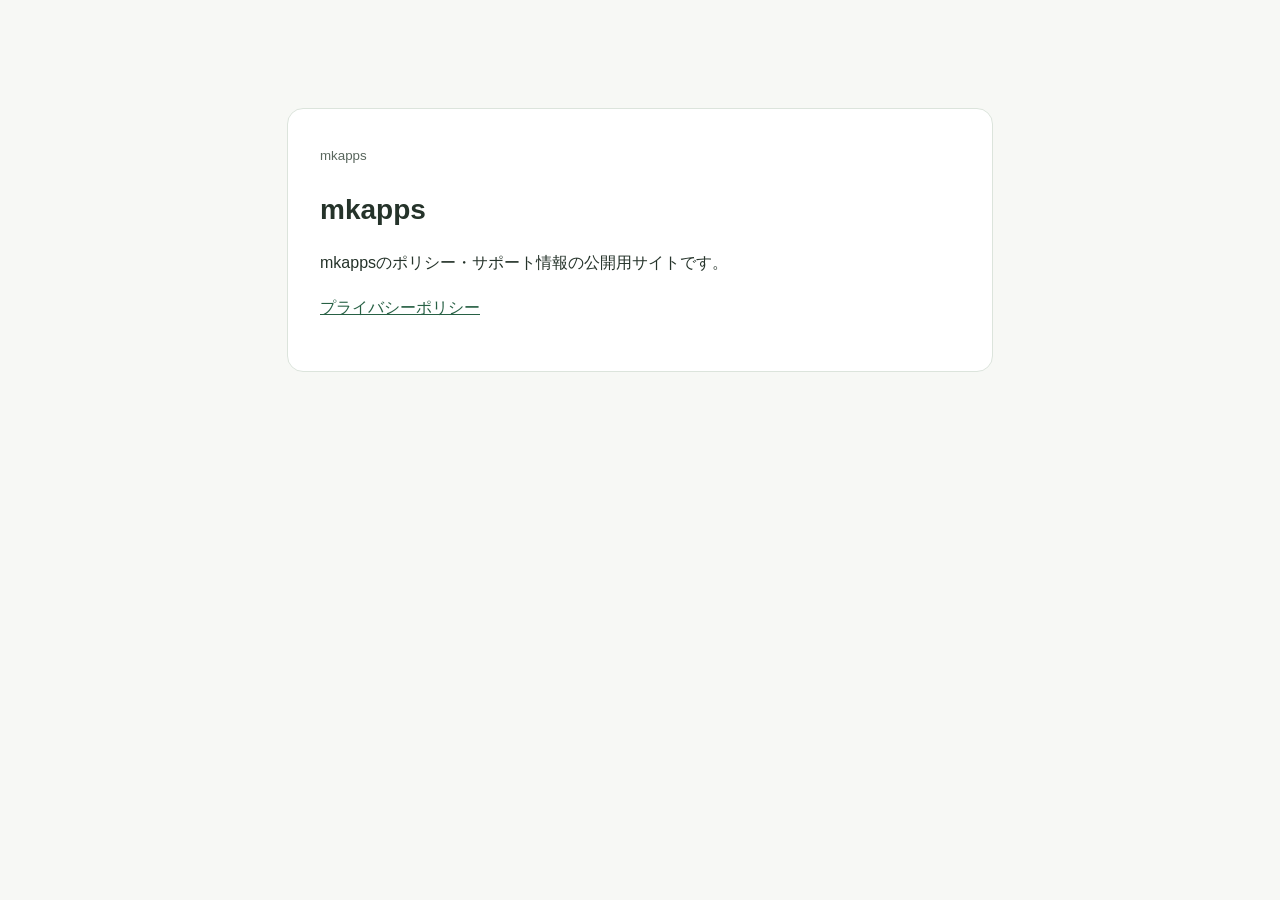
<file: index.html>
<!doctype html>
<html lang="ja"><head><meta charset="utf-8"><meta name="viewport" content="width=device-width,initial-scale=1"><meta name="robots" content="noindex,nofollow"><title>mkapps | mkapps</title><style>body{font:16px/1.8 -apple-system,BlinkMacSystemFont,"Hiragino Sans",sans-serif;margin:0;background:#f7f8f5;color:#25332a}main{max-width:640px;margin:12vh auto;padding:32px;background:white;border:1px solid #dce4dc;border-radius:16px}h1{font-size:28px;line-height:1.5}a{color:#276044}small{color:#59665d}@media(max-width:700px){main{margin:48px 16px;padding:24px}}</style></head><body><main><small>mkapps</small><h1>mkapps</h1><p>mkappsのポリシー・サポート情報の公開用サイトです。</p><p><a href="privacy/">プライバシーポリシー</a></p></main></body></html>
</file>
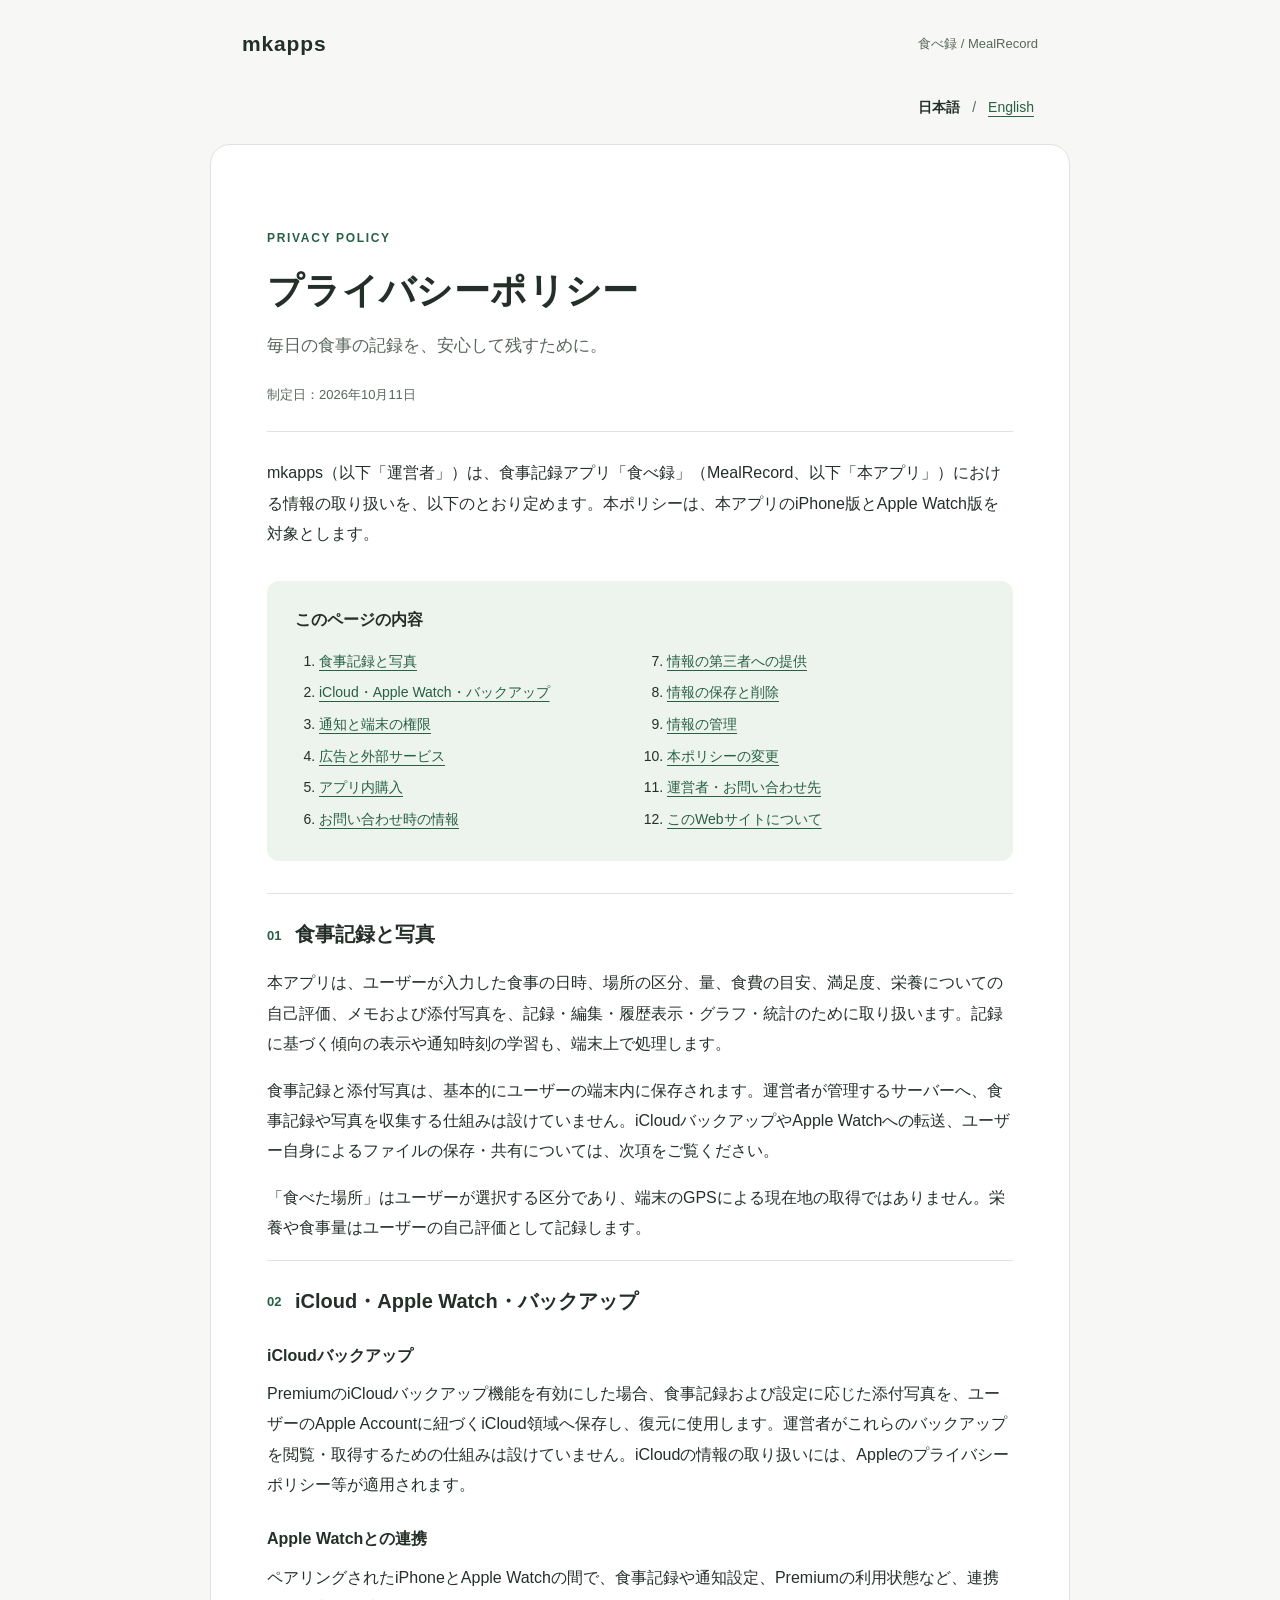
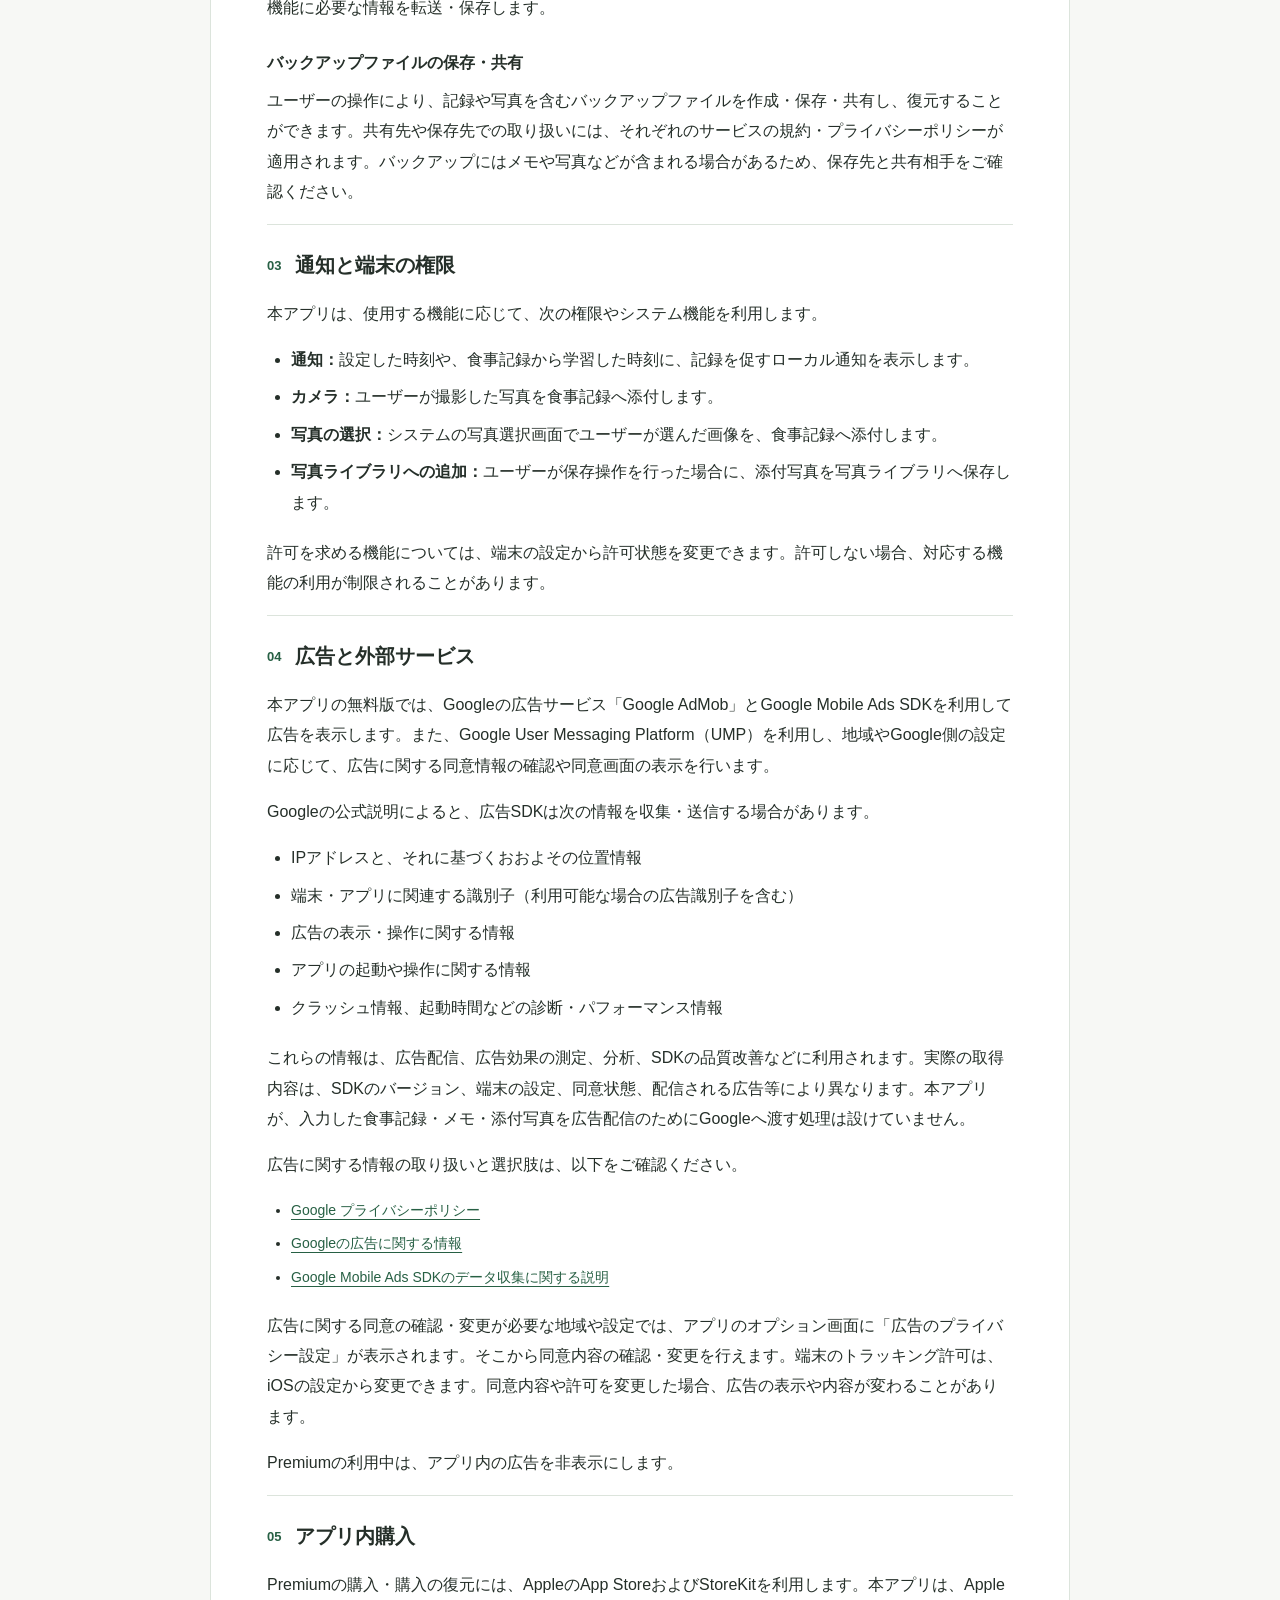
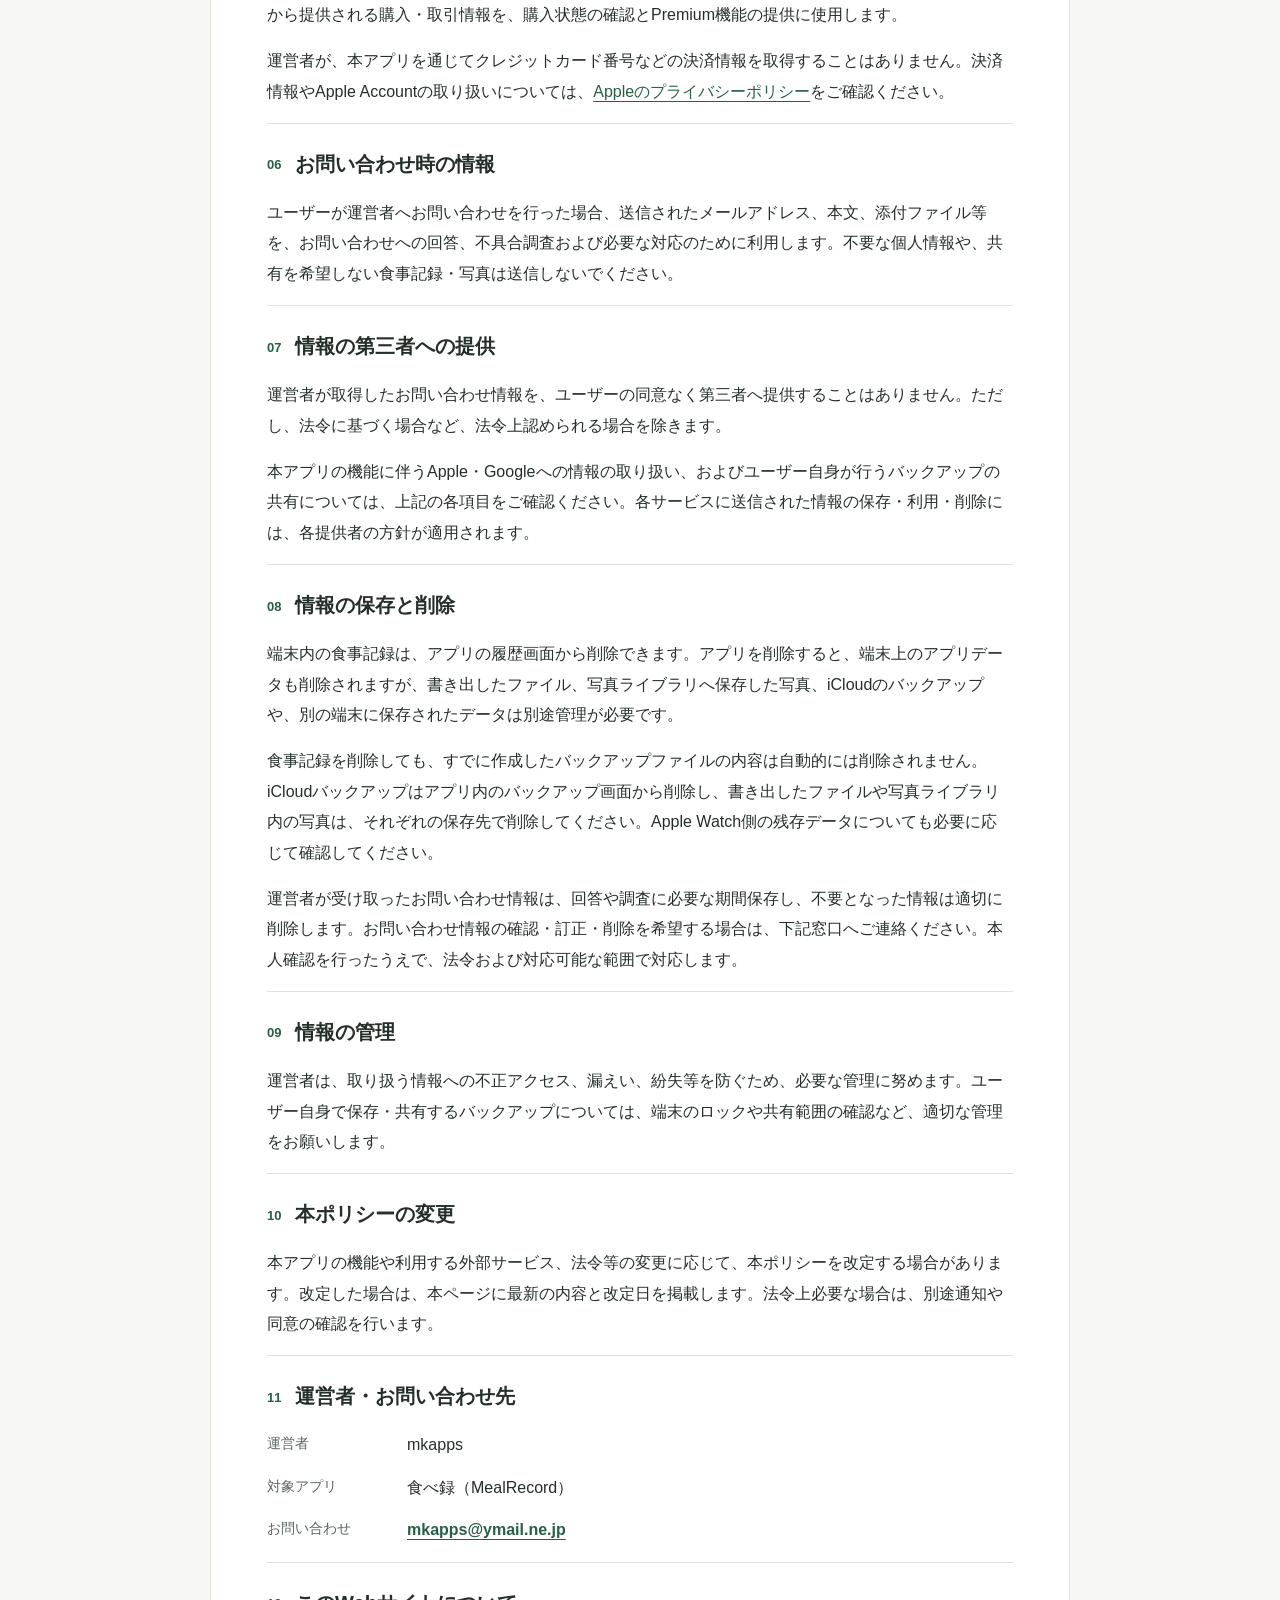
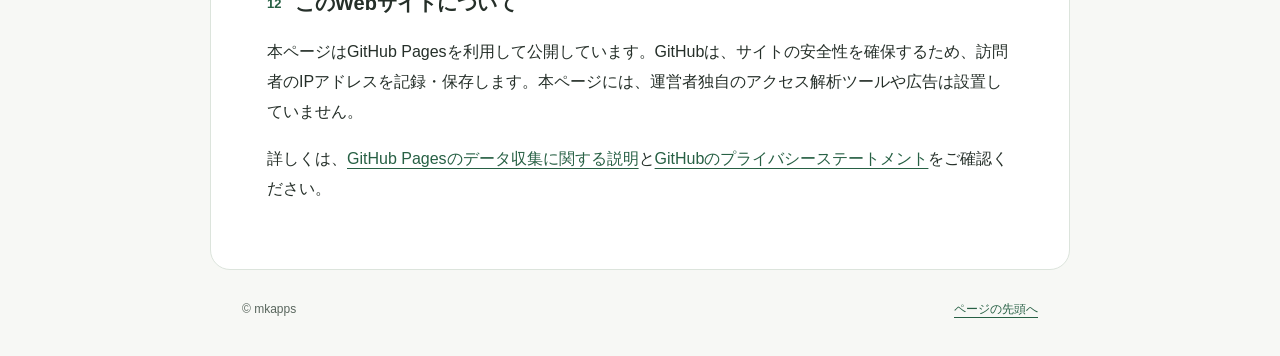
<file: privacy/index.html>
<!doctype html>
<html lang="ja">
<head>
  <meta charset="utf-8">
  <meta name="viewport" content="width=device-width, initial-scale=1">
  <meta name="robots" content="noindex,nofollow">
  <meta name="color-scheme" content="light dark">
  <title>食べ録 — プライバシーポリシー | mkapps</title>
  <meta name="description" content="mkappsが提供する食事記録アプリ「食べ録」の情報の取り扱いについて。">
  <link rel="stylesheet" href="styles.css">
  <link rel="alternate" hreflang="ja" href="https://uracode777.github.io/mkapps/privacy/">
  <link rel="alternate" hreflang="en" href="https://uracode777.github.io/mkapps/privacy/en/">
</head>
<body>
  <a class="skip" href="#main">本文へ移動</a>
  <header class="masthead"><span class="brand">mkapps</span><span class="app-name">食べ録 / MealRecord</span></header>
  <nav class="language-switch" aria-label="言語切り替え"><a href="./" lang="ja" hreflang="ja" aria-current="page">日本語</a><span aria-hidden="true"> / </span><a href="en/" lang="en" hreflang="en">English</a></nav>
  <main id="main">
    <div class="intro"><p class="eyebrow">PRIVACY POLICY</p><h1>プライバシーポリシー</h1><p class="lead">毎日の食事の記録を、安心して残すために。</p><p class="date">制定日：<time datetime="2026-10-11">2026年10月11日</time></p></div>
    <p>mkapps（以下「運営者」）は、食事記録アプリ「食べ録」（MealRecord、以下「本アプリ」）における情報の取り扱いを、以下のとおり定めます。本ポリシーは、本アプリのiPhone版とApple Watch版を対象とします。</p>
    <nav class="toc" aria-label="目次"><h2>このページの内容</h2><ol>
      <li><a href="#records">食事記録と写真</a></li><li><a href="#cloud">iCloud・Apple Watch・バックアップ</a></li><li><a href="#notifications">通知と端末の権限</a></li><li><a href="#ads">広告と外部サービス</a></li><li><a href="#purchase">アプリ内購入</a></li><li><a href="#contact-data">お問い合わせ時の情報</a></li><li><a href="#sharing">情報の第三者への提供</a></li><li><a href="#deletion">情報の保存と削除</a></li><li><a href="#security">情報の管理</a></li><li><a href="#changes">本ポリシーの変更</a></li><li><a href="#contact">運営者・お問い合わせ先</a></li><li><a href="#website">このWebサイトについて</a></li>
    </ol></nav>
    <section id="records"><h2><span>01</span> 食事記録と写真</h2>
      <p>本アプリは、ユーザーが入力した食事の日時、場所の区分、量、食費の目安、満足度、栄養についての自己評価、メモおよび添付写真を、記録・編集・履歴表示・グラフ・統計のために取り扱います。記録に基づく傾向の表示や通知時刻の学習も、端末上で処理します。</p>
      <p>食事記録と添付写真は、基本的にユーザーの端末内に保存されます。運営者が管理するサーバーへ、食事記録や写真を収集する仕組みは設けていません。iCloudバックアップやApple Watchへの転送、ユーザー自身によるファイルの保存・共有については、次項をご覧ください。</p>
      <p>「食べた場所」はユーザーが選択する区分であり、端末のGPSによる現在地の取得ではありません。栄養や食事量はユーザーの自己評価として記録します。</p>
    </section>
    <section id="cloud"><h2><span>02</span> iCloud・Apple Watch・バックアップ</h2>
      <h3>iCloudバックアップ</h3><p>PremiumのiCloudバックアップ機能を有効にした場合、食事記録および設定に応じた添付写真を、ユーザーのApple Accountに紐づくiCloud領域へ保存し、復元に使用します。運営者がこれらのバックアップを閲覧・取得するための仕組みは設けていません。iCloudの情報の取り扱いには、Appleのプライバシーポリシー等が適用されます。</p>
      <h3>Apple Watchとの連携</h3><p>ペアリングされたiPhoneとApple Watchの間で、食事記録や通知設定、Premiumの利用状態など、連携機能に必要な情報を転送・保存します。</p>
      <h3>バックアップファイルの保存・共有</h3><p>ユーザーの操作により、記録や写真を含むバックアップファイルを作成・保存・共有し、復元することができます。共有先や保存先での取り扱いには、それぞれのサービスの規約・プライバシーポリシーが適用されます。バックアップにはメモや写真などが含まれる場合があるため、保存先と共有相手をご確認ください。</p>
    </section>
    <section id="notifications"><h2><span>03</span> 通知と端末の権限</h2>
      <p>本アプリは、使用する機能に応じて、次の権限やシステム機能を利用します。</p><ul>
      <li><strong>通知：</strong>設定した時刻や、食事記録から学習した時刻に、記録を促すローカル通知を表示します。</li>
      <li><strong>カメラ：</strong>ユーザーが撮影した写真を食事記録へ添付します。</li>
      <li><strong>写真の選択：</strong>システムの写真選択画面でユーザーが選んだ画像を、食事記録へ添付します。</li>
      <li><strong>写真ライブラリへの追加：</strong>ユーザーが保存操作を行った場合に、添付写真を写真ライブラリへ保存します。</li></ul>
      <p>許可を求める機能については、端末の設定から許可状態を変更できます。許可しない場合、対応する機能の利用が制限されることがあります。</p>
    </section>
    <section id="ads"><h2><span>04</span> 広告と外部サービス</h2>
      <p>本アプリの無料版では、Googleの広告サービス「Google AdMob」とGoogle Mobile Ads SDKを利用して広告を表示します。また、Google User Messaging Platform（UMP）を利用し、地域やGoogle側の設定に応じて、広告に関する同意情報の確認や同意画面の表示を行います。</p>
      <p>Googleの公式説明によると、広告SDKは次の情報を収集・送信する場合があります。</p><ul>
      <li>IPアドレスと、それに基づくおおよその位置情報</li>
      <li>端末・アプリに関連する識別子（利用可能な場合の広告識別子を含む）</li>
      <li>広告の表示・操作に関する情報</li>
      <li>アプリの起動や操作に関する情報</li>
      <li>クラッシュ情報、起動時間などの診断・パフォーマンス情報</li></ul>
      <p>これらの情報は、広告配信、広告効果の測定、分析、SDKの品質改善などに利用されます。実際の取得内容は、SDKのバージョン、端末の設定、同意状態、配信される広告等により異なります。本アプリが、入力した食事記録・メモ・添付写真を広告配信のためにGoogleへ渡す処理は設けていません。</p>
      <p>広告に関する情報の取り扱いと選択肢は、以下をご確認ください。</p><ul class="links"><li><a href="https://policies.google.com/privacy?hl=ja">Google プライバシーポリシー</a></li><li><a href="https://policies.google.com/technologies/ads?hl=ja">Googleの広告に関する情報</a></li><li><a href="https://developers.google.com/admob/ios/privacy/data-disclosure?hl=ja">Google Mobile Ads SDKのデータ収集に関する説明</a></li></ul>
      <p>広告に関する同意の確認・変更が必要な地域や設定では、アプリのオプション画面に「広告のプライバシー設定」が表示されます。そこから同意内容の確認・変更を行えます。端末のトラッキング許可は、iOSの設定から変更できます。同意内容や許可を変更した場合、広告の表示や内容が変わることがあります。</p>
      <p>Premiumの利用中は、アプリ内の広告を非表示にします。</p>
    </section>
    <section id="purchase"><h2><span>05</span> アプリ内購入</h2>
      <p>Premiumの購入・購入の復元には、AppleのApp StoreおよびStoreKitを利用します。本アプリは、Appleから提供される購入・取引情報を、購入状態の確認とPremium機能の提供に使用します。</p><p>運営者が、本アプリを通じてクレジットカード番号などの決済情報を取得することはありません。決済情報やApple Accountの取り扱いについては、<a href="https://www.apple.com/jp/legal/privacy/">Appleのプライバシーポリシー</a>をご確認ください。</p>
    </section>
    <section id="contact-data"><h2><span>06</span> お問い合わせ時の情報</h2>
      <p>ユーザーが運営者へお問い合わせを行った場合、送信されたメールアドレス、本文、添付ファイル等を、お問い合わせへの回答、不具合調査および必要な対応のために利用します。不要な個人情報や、共有を希望しない食事記録・写真は送信しないでください。</p>
    </section>
    <section id="sharing"><h2><span>07</span> 情報の第三者への提供</h2>
      <p>運営者が取得したお問い合わせ情報を、ユーザーの同意なく第三者へ提供することはありません。ただし、法令に基づく場合など、法令上認められる場合を除きます。</p><p>本アプリの機能に伴うApple・Googleへの情報の取り扱い、およびユーザー自身が行うバックアップの共有については、上記の各項目をご確認ください。各サービスに送信された情報の保存・利用・削除には、各提供者の方針が適用されます。</p>
    </section>
    <section id="deletion"><h2><span>08</span> 情報の保存と削除</h2>
      <p>端末内の食事記録は、アプリの履歴画面から削除できます。アプリを削除すると、端末上のアプリデータも削除されますが、書き出したファイル、写真ライブラリへ保存した写真、iCloudのバックアップや、別の端末に保存されたデータは別途管理が必要です。</p>
      <p>食事記録を削除しても、すでに作成したバックアップファイルの内容は自動的には削除されません。iCloudバックアップはアプリ内のバックアップ画面から削除し、書き出したファイルや写真ライブラリ内の写真は、それぞれの保存先で削除してください。Apple Watch側の残存データについても必要に応じて確認してください。</p>
      <p>運営者が受け取ったお問い合わせ情報は、回答や調査に必要な期間保存し、不要となった情報は適切に削除します。お問い合わせ情報の確認・訂正・削除を希望する場合は、下記窓口へご連絡ください。本人確認を行ったうえで、法令および対応可能な範囲で対応します。</p>
    </section>
    <section id="security"><h2><span>09</span> 情報の管理</h2><p>運営者は、取り扱う情報への不正アクセス、漏えい、紛失等を防ぐため、必要な管理に努めます。ユーザー自身で保存・共有するバックアップについては、端末のロックや共有範囲の確認など、適切な管理をお願いします。</p></section>
    <section id="changes"><h2><span>10</span> 本ポリシーの変更</h2><p>本アプリの機能や利用する外部サービス、法令等の変更に応じて、本ポリシーを改定する場合があります。改定した場合は、本ページに最新の内容と改定日を掲載します。法令上必要な場合は、別途通知や同意の確認を行います。</p></section>
    <section id="contact"><h2><span>11</span> 運営者・お問い合わせ先</h2><dl><dt>運営者</dt><dd>mkapps</dd><dt>対象アプリ</dt><dd>食べ録（MealRecord）</dd><dt>お問い合わせ</dt><dd><a class="email" href="mailto:mkapps@ymail.ne.jp">mkapps@ymail.ne.jp</a></dd></dl></section>
    <section id="website"><h2><span>12</span> このWebサイトについて</h2><p>本ページはGitHub Pagesを利用して公開しています。GitHubは、サイトの安全性を確保するため、訪問者のIPアドレスを記録・保存します。本ページには、運営者独自のアクセス解析ツールや広告は設置していません。</p><p>詳しくは、<a href="https://docs.github.com/en/pages/getting-started-with-github-pages/what-is-github-pages#data-collection">GitHub Pagesのデータ収集に関する説明</a>と<a href="https://docs.github.com/en/site-policy/privacy-policies/github-general-privacy-statement">GitHubのプライバシーステートメント</a>をご確認ください。</p></section>
  </main>
  <footer><span>© mkapps</span><a href="#main">ページの先頭へ</a></footer>
</body>
</html>
</file>
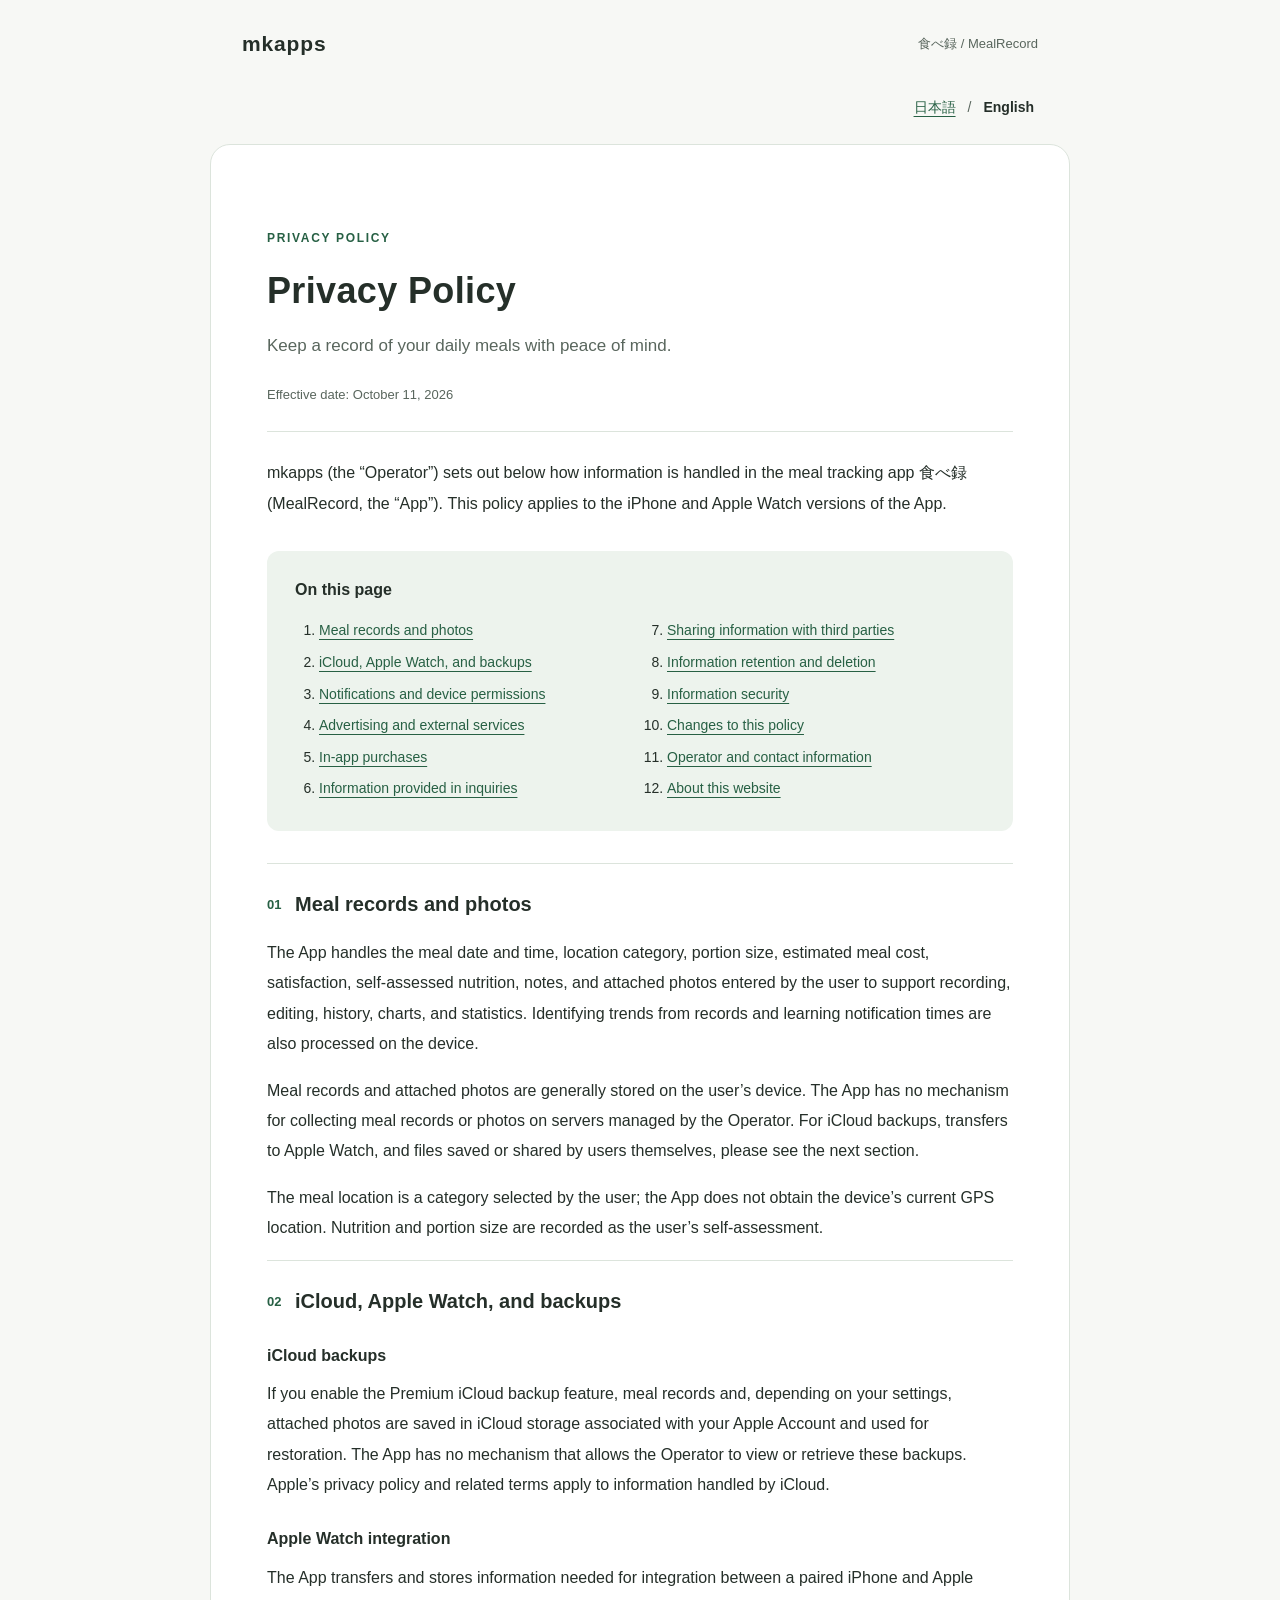
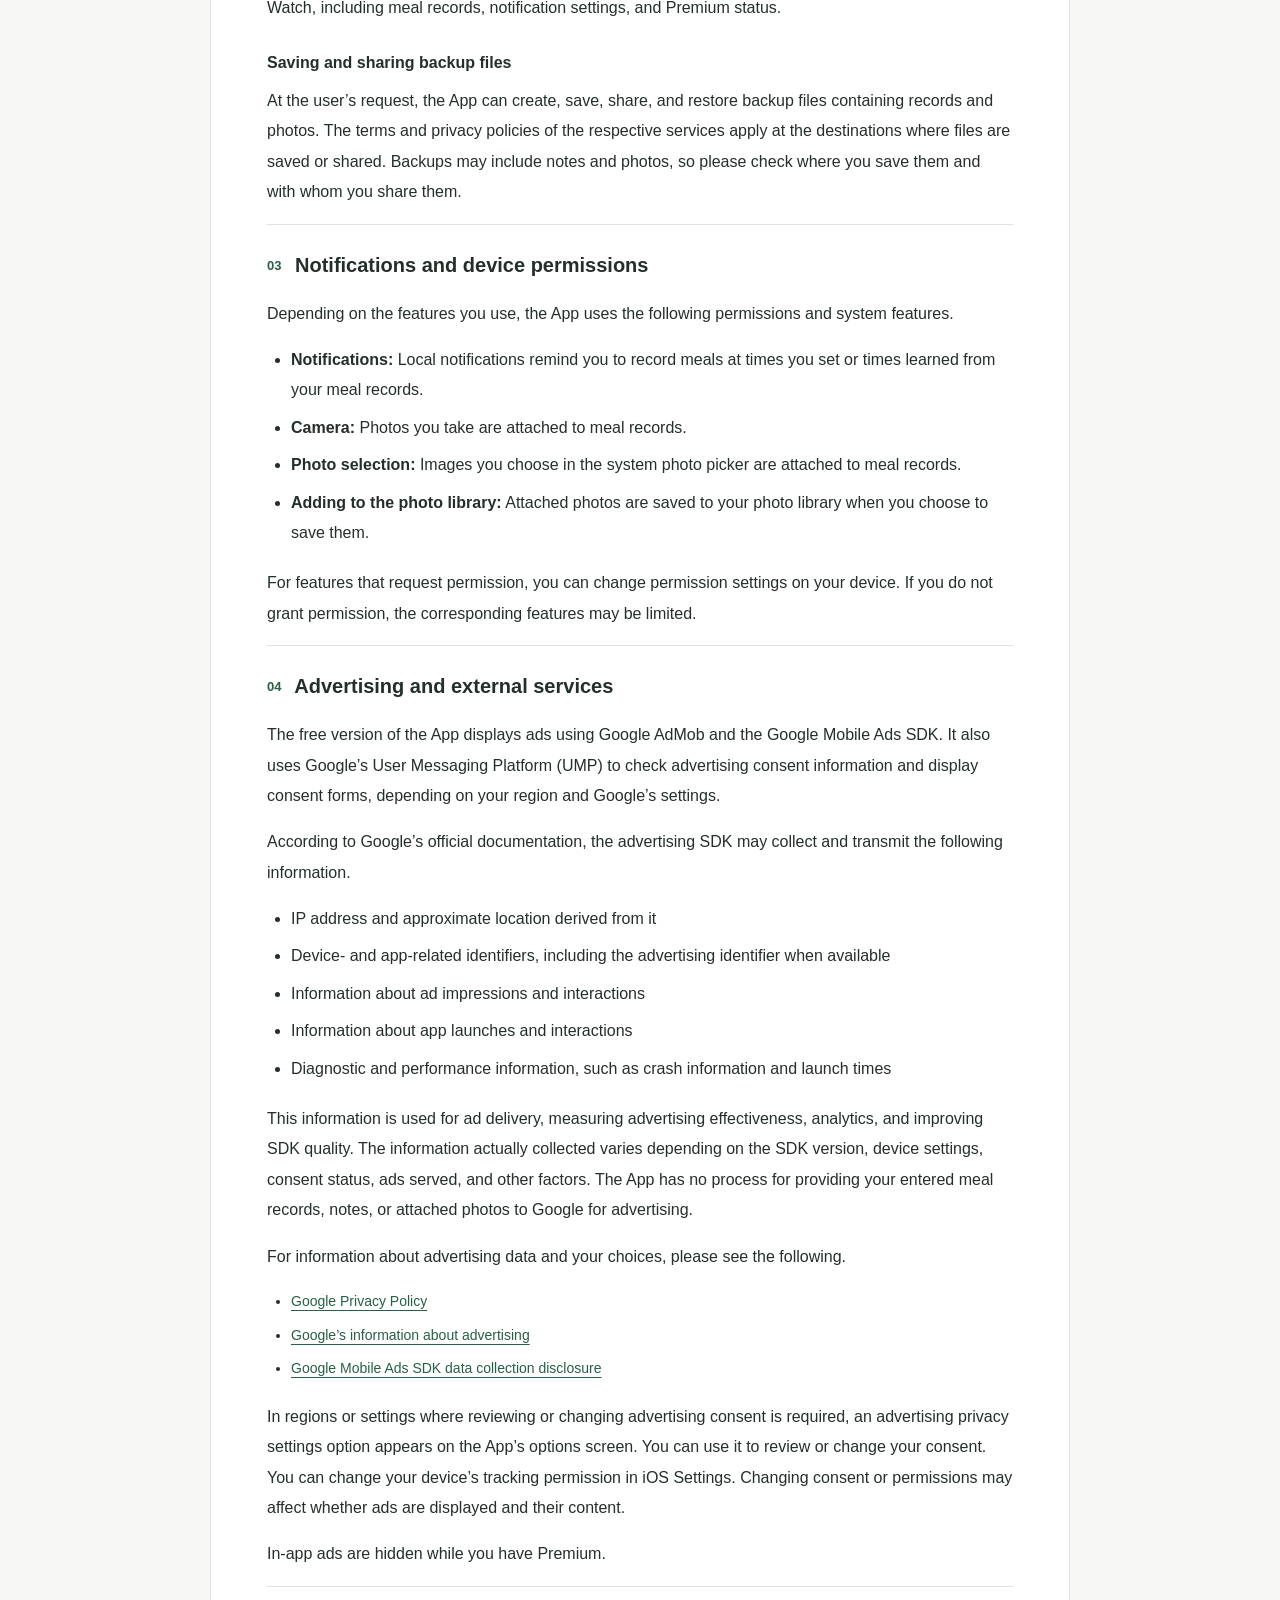
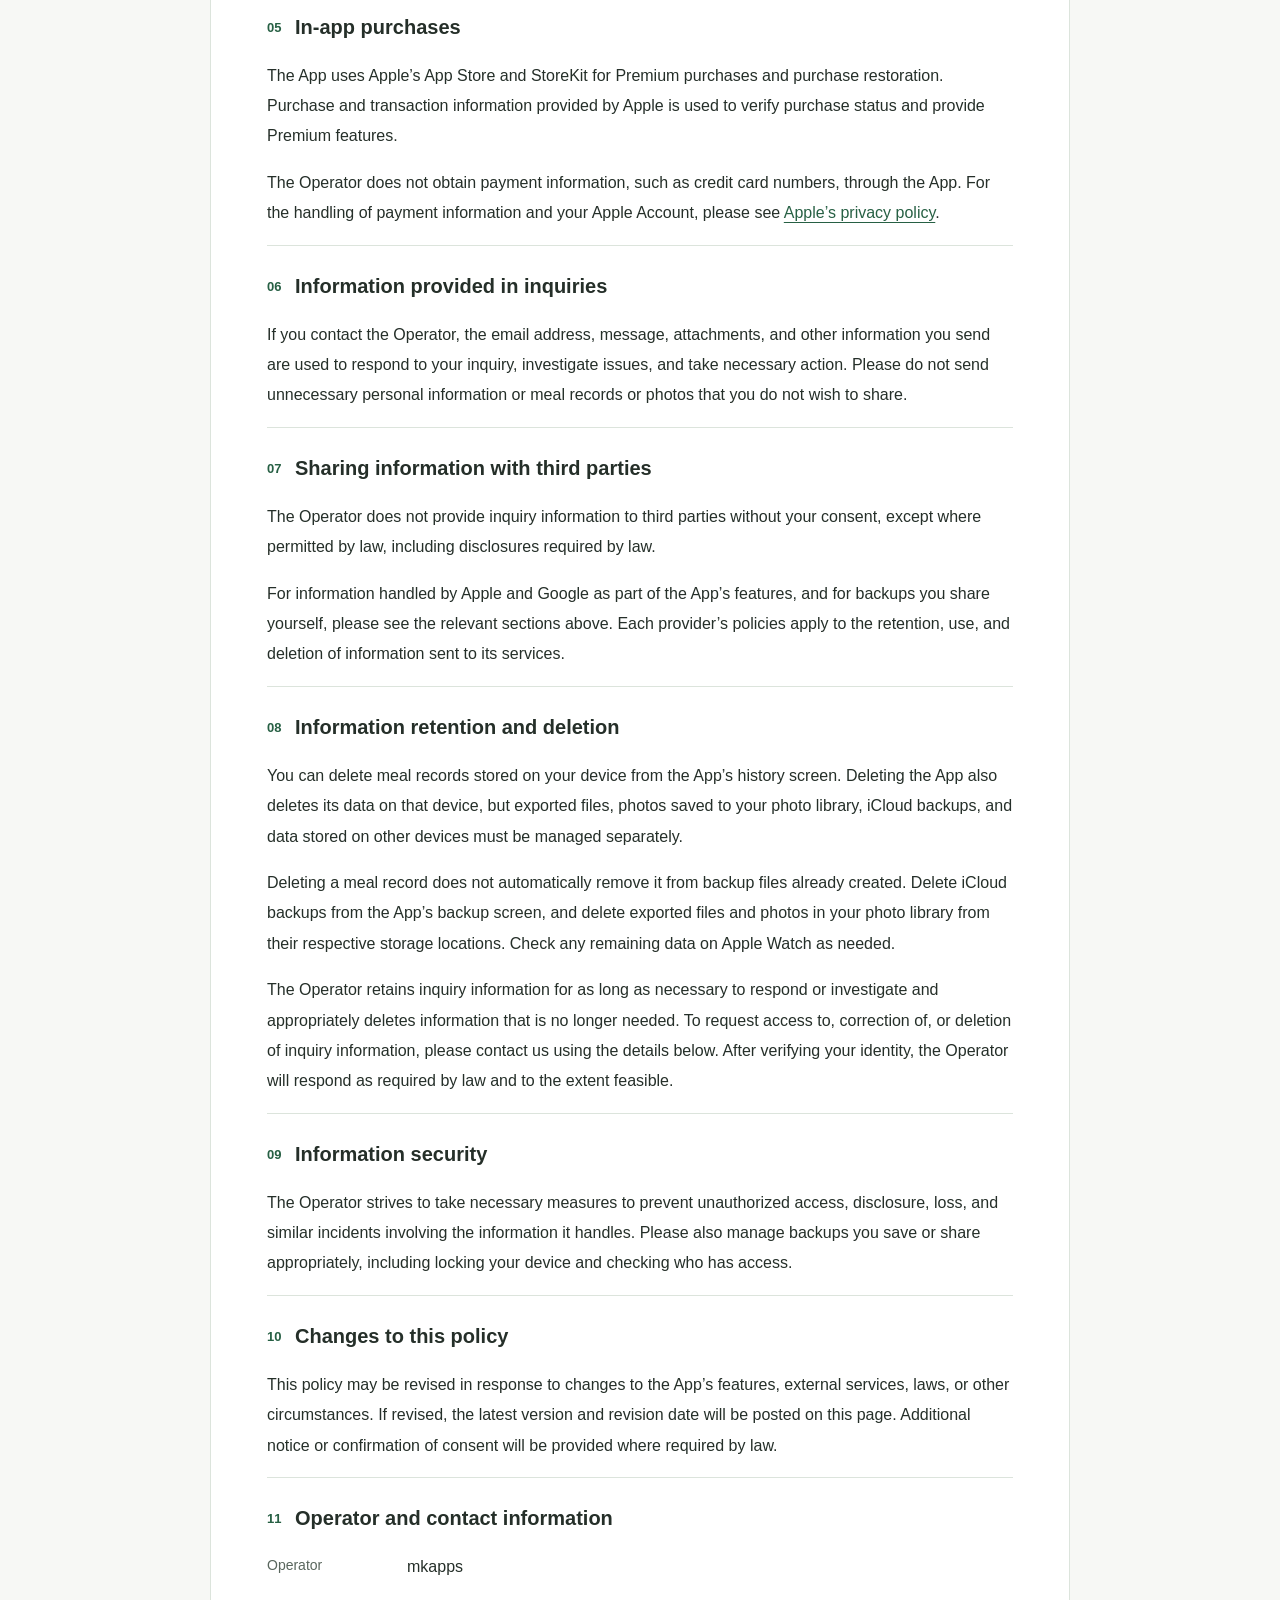
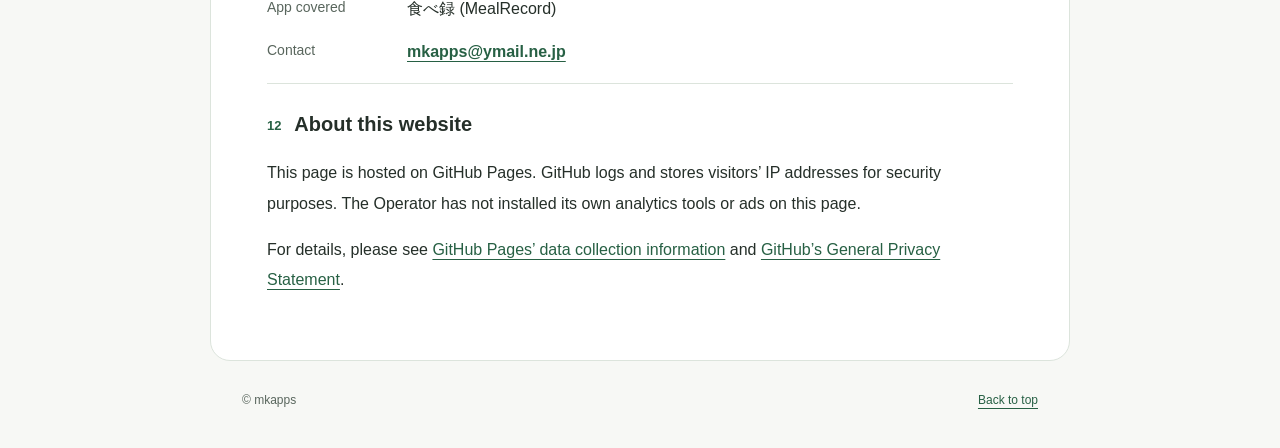
<file: privacy/en/index.html>
<!doctype html>
<html lang="en">
<head>
  <meta charset="utf-8">
  <meta name="viewport" content="width=device-width, initial-scale=1">
  <meta name="robots" content="noindex,nofollow">
  <meta name="color-scheme" content="light dark">
  <title>MealRecord — Privacy Policy | mkapps</title>
  <meta name="description" content="How mkapps handles information in the MealRecord meal tracking app.">
  <link rel="stylesheet" href="../styles.css">
  <link rel="alternate" hreflang="ja" href="https://uracode777.github.io/mkapps/privacy/">
  <link rel="alternate" hreflang="en" href="https://uracode777.github.io/mkapps/privacy/en/">
</head>
<body>
  <a class="skip" href="#main">Skip to main content</a>
  <header class="masthead"><span class="brand">mkapps</span><span class="app-name">食べ録 / MealRecord</span></header>
  <nav class="language-switch" aria-label="Language selection"><a href="../" lang="ja" hreflang="ja">日本語</a><span aria-hidden="true"> / </span><a href="./" lang="en" hreflang="en" aria-current="page">English</a></nav>
  <main id="main">
    <div class="intro"><p class="eyebrow">PRIVACY POLICY</p><h1>Privacy Policy</h1><p class="lead">Keep a record of your daily meals with peace of mind.</p><p class="date">Effective date: <time datetime="2026-10-11">October 11, 2026</time></p></div>
    <p>mkapps (the “Operator”) sets out below how information is handled in the meal tracking app 食べ録 (MealRecord, the “App”). This policy applies to the iPhone and Apple Watch versions of the App.</p>
    <nav class="toc" aria-label="Table of contents"><h2>On this page</h2><ol>
      <li><a href="#records">Meal records and photos</a></li><li><a href="#cloud">iCloud, Apple Watch, and backups</a></li><li><a href="#notifications">Notifications and device permissions</a></li><li><a href="#ads">Advertising and external services</a></li><li><a href="#purchase">In-app purchases</a></li><li><a href="#contact-data">Information provided in inquiries</a></li><li><a href="#sharing">Sharing information with third parties</a></li><li><a href="#deletion">Information retention and deletion</a></li><li><a href="#security">Information security</a></li><li><a href="#changes">Changes to this policy</a></li><li><a href="#contact">Operator and contact information</a></li><li><a href="#website">About this website</a></li>
    </ol></nav>
    <section id="records"><h2><span>01</span> Meal records and photos</h2>
      <p>The App handles the meal date and time, location category, portion size, estimated meal cost, satisfaction, self-assessed nutrition, notes, and attached photos entered by the user to support recording, editing, history, charts, and statistics. Identifying trends from records and learning notification times are also processed on the device.</p>
      <p>Meal records and attached photos are generally stored on the user’s device. The App has no mechanism for collecting meal records or photos on servers managed by the Operator. For iCloud backups, transfers to Apple Watch, and files saved or shared by users themselves, please see the next section.</p>
      <p>The meal location is a category selected by the user; the App does not obtain the device’s current GPS location. Nutrition and portion size are recorded as the user’s self-assessment.</p>
    </section>
    <section id="cloud"><h2><span>02</span> iCloud, Apple Watch, and backups</h2>
      <h3>iCloud backups</h3><p>If you enable the Premium iCloud backup feature, meal records and, depending on your settings, attached photos are saved in iCloud storage associated with your Apple Account and used for restoration. The App has no mechanism that allows the Operator to view or retrieve these backups. Apple’s privacy policy and related terms apply to information handled by iCloud.</p>
      <h3>Apple Watch integration</h3><p>The App transfers and stores information needed for integration between a paired iPhone and Apple Watch, including meal records, notification settings, and Premium status.</p>
      <h3>Saving and sharing backup files</h3><p>At the user’s request, the App can create, save, share, and restore backup files containing records and photos. The terms and privacy policies of the respective services apply at the destinations where files are saved or shared. Backups may include notes and photos, so please check where you save them and with whom you share them.</p>
    </section>
    <section id="notifications"><h2><span>03</span> Notifications and device permissions</h2>
      <p>Depending on the features you use, the App uses the following permissions and system features.</p><ul>
      <li><strong>Notifications:</strong> Local notifications remind you to record meals at times you set or times learned from your meal records.</li>
      <li><strong>Camera:</strong> Photos you take are attached to meal records.</li>
      <li><strong>Photo selection:</strong> Images you choose in the system photo picker are attached to meal records.</li>
      <li><strong>Adding to the photo library:</strong> Attached photos are saved to your photo library when you choose to save them.</li></ul>
      <p>For features that request permission, you can change permission settings on your device. If you do not grant permission, the corresponding features may be limited.</p>
    </section>
    <section id="ads"><h2><span>04</span> Advertising and external services</h2>
      <p>The free version of the App displays ads using Google AdMob and the Google Mobile Ads SDK. It also uses Google’s User Messaging Platform (UMP) to check advertising consent information and display consent forms, depending on your region and Google’s settings.</p>
      <p>According to Google’s official documentation, the advertising SDK may collect and transmit the following information.</p><ul>
      <li>IP address and approximate location derived from it</li>
      <li>Device- and app-related identifiers, including the advertising identifier when available</li>
      <li>Information about ad impressions and interactions</li>
      <li>Information about app launches and interactions</li>
      <li>Diagnostic and performance information, such as crash information and launch times</li></ul>
      <p>This information is used for ad delivery, measuring advertising effectiveness, analytics, and improving SDK quality. The information actually collected varies depending on the SDK version, device settings, consent status, ads served, and other factors. The App has no process for providing your entered meal records, notes, or attached photos to Google for advertising.</p>
      <p>For information about advertising data and your choices, please see the following.</p><ul class="links"><li><a href="https://policies.google.com/privacy?hl=en">Google Privacy Policy</a></li><li><a href="https://policies.google.com/technologies/ads?hl=en">Google’s information about advertising</a></li><li><a href="https://developers.google.com/admob/ios/privacy/data-disclosure?hl=en">Google Mobile Ads SDK data collection disclosure</a></li></ul>
      <p>In regions or settings where reviewing or changing advertising consent is required, an advertising privacy settings option appears on the App’s options screen. You can use it to review or change your consent. You can change your device’s tracking permission in iOS Settings. Changing consent or permissions may affect whether ads are displayed and their content.</p>
      <p>In-app ads are hidden while you have Premium.</p>
    </section>
    <section id="purchase"><h2><span>05</span> In-app purchases</h2>
      <p>The App uses Apple’s App Store and StoreKit for Premium purchases and purchase restoration. Purchase and transaction information provided by Apple is used to verify purchase status and provide Premium features.</p><p>The Operator does not obtain payment information, such as credit card numbers, through the App. For the handling of payment information and your Apple Account, please see <a href="https://www.apple.com/legal/privacy/">Apple’s privacy policy</a>.</p>
    </section>
    <section id="contact-data"><h2><span>06</span> Information provided in inquiries</h2>
      <p>If you contact the Operator, the email address, message, attachments, and other information you send are used to respond to your inquiry, investigate issues, and take necessary action. Please do not send unnecessary personal information or meal records or photos that you do not wish to share.</p>
    </section>
    <section id="sharing"><h2><span>07</span> Sharing information with third parties</h2>
      <p>The Operator does not provide inquiry information to third parties without your consent, except where permitted by law, including disclosures required by law.</p><p>For information handled by Apple and Google as part of the App’s features, and for backups you share yourself, please see the relevant sections above. Each provider’s policies apply to the retention, use, and deletion of information sent to its services.</p>
    </section>
    <section id="deletion"><h2><span>08</span> Information retention and deletion</h2>
      <p>You can delete meal records stored on your device from the App’s history screen. Deleting the App also deletes its data on that device, but exported files, photos saved to your photo library, iCloud backups, and data stored on other devices must be managed separately.</p>
      <p>Deleting a meal record does not automatically remove it from backup files already created. Delete iCloud backups from the App’s backup screen, and delete exported files and photos in your photo library from their respective storage locations. Check any remaining data on Apple Watch as needed.</p>
      <p>The Operator retains inquiry information for as long as necessary to respond or investigate and appropriately deletes information that is no longer needed. To request access to, correction of, or deletion of inquiry information, please contact us using the details below. After verifying your identity, the Operator will respond as required by law and to the extent feasible.</p>
    </section>
    <section id="security"><h2><span>09</span> Information security</h2><p>The Operator strives to take necessary measures to prevent unauthorized access, disclosure, loss, and similar incidents involving the information it handles. Please also manage backups you save or share appropriately, including locking your device and checking who has access.</p></section>
    <section id="changes"><h2><span>10</span> Changes to this policy</h2><p>This policy may be revised in response to changes to the App’s features, external services, laws, or other circumstances. If revised, the latest version and revision date will be posted on this page. Additional notice or confirmation of consent will be provided where required by law.</p></section>
    <section id="contact"><h2><span>11</span> Operator and contact information</h2><dl><dt>Operator</dt><dd>mkapps</dd><dt>App covered</dt><dd>食べ録 (MealRecord)</dd><dt>Contact</dt><dd><a class="email" href="mailto:mkapps@ymail.ne.jp">mkapps@ymail.ne.jp</a></dd></dl></section>
    <section id="website"><h2><span>12</span> About this website</h2><p>This page is hosted on GitHub Pages. GitHub logs and stores visitors’ IP addresses for security purposes. The Operator has not installed its own analytics tools or ads on this page.</p><p>For details, please see <a href="https://docs.github.com/en/pages/getting-started-with-github-pages/what-is-github-pages#data-collection">GitHub Pages’ data collection information</a> and <a href="https://docs.github.com/en/site-policy/privacy-policies/github-general-privacy-statement">GitHub’s General Privacy Statement</a>.</p></section>
  </main>
  <footer><span>© mkapps</span><a href="#main">Back to top</a></footer>
</body>
</html>
</file>
<file: privacy/styles.css>
:root{color-scheme:light dark;--bg:#f7f8f5;--paper:#fff;--text:#252f29;--muted:#59665d;--accent:#276044;--line:#dce4dc;--notice:#fbf3df;--notice-text:#644d16;--tint:#edf3ed}
*{box-sizing:border-box}html{scroll-padding-top:24px}body{margin:0;background:var(--bg);color:var(--text);font:16px/1.9 -apple-system,BlinkMacSystemFont,"Hiragino Sans","Noto Sans JP",sans-serif;overflow-wrap:anywhere}a{color:var(--accent);text-underline-offset:4px}a:hover{text-decoration-thickness:2px}a:focus-visible{outline:3px solid var(--accent);outline-offset:5px;border-radius:2px}.skip{position:absolute;top:-100px;left:16px;padding:10px;background:var(--paper);z-index:2}.skip:focus{top:12px}.masthead,footer{max-width:860px;margin:auto;padding:24px 32px;display:flex;justify-content:space-between;gap:16px;align-items:center}.brand{font-size:21px;font-weight:750;letter-spacing:.04em}.app-name{font-size:13px;color:var(--muted)}main{max-width:860px;margin:0 auto;padding:40px 56px 48px;background:var(--paper);border:1px solid var(--line);border-radius:20px}.draft{display:grid;gap:2px;padding:16px 20px;border-radius:10px;background:var(--notice);color:var(--notice-text);font-size:13px}.intro{padding:42px 0 24px;border-bottom:1px solid var(--line);margin-bottom:26px}.eyebrow{color:var(--accent);letter-spacing:.14em;font-size:12px;font-weight:700;margin:0 0 14px}h1{font-size:clamp(25px,4.8vw,36px);line-height:1.5;letter-spacing:.01em;margin:0 0 12px}.lead{color:var(--muted);font-size:17px;margin:0 0 20px}.date{font-size:13px;color:var(--muted);margin:0}.toc{background:var(--tint);padding:24px 28px;border-radius:12px;margin:32px 0}.toc h2{margin:0 0 12px;font-size:16px}.toc ol{columns:2;column-gap:30px;padding-left:24px;margin:0;font-size:14px}.toc li{break-inside:avoid;margin-bottom:5px}section{padding-top:24px;margin-top:16px;border-top:1px solid var(--line)}section h2{font-size:20px;line-height:1.6;margin:0 0 18px}h2 span{color:var(--accent);font-size:13px;display:inline-block;margin-right:8px;vertical-align:middle}h3{font-size:16px;margin:24px 0 8px}p{margin:0 0 16px}ul{padding-left:24px;margin:12px 0 20px}li{margin-bottom:7px}.links{font-size:14px}dl{display:grid;grid-template-columns:120px 1fr;gap:12px 20px;margin:0}dt{color:var(--muted);font-size:14px}dd{margin:0}small{display:block;margin-top:8px;font-size:13px;color:var(--muted)}.email{font-weight:600}footer{font-size:12px;color:var(--muted);padding-top:28px;padding-bottom:36px}
@media(max-width:600px){.masthead,footer{padding-left:20px;padding-right:20px}.masthead{padding-top:18px;padding-bottom:18px}main{margin:0 12px;padding:24px 22px 32px;border-radius:14px}.intro{padding-top:30px}.lead{font-size:15px}.toc{padding:20px}.toc ol{columns:1}section h2{font-size:18px}dl{grid-template-columns:1fr;gap:4px}dd{margin-bottom:12px}body{font-size:15px}}
@media(prefers-color-scheme:dark){:root{--bg:#171d19;--paper:#202923;--text:#e9eee9;--muted:#b3c0b5;--accent:#a2d5b4;--line:#3e4b41;--notice:#3b321e;--notice-text:#f1d99b;--tint:#2c382e}}
@media print{body{background:#fff;color:#111;font-size:11pt}.masthead{padding:0 0 20px}main{border:0;padding:0;max-width:none}.draft{border:1px solid #bbb;background:none}.toc{display:none}section{break-inside:auto}h2,h3{break-after:avoid}a{color:inherit}footer{padding:20px 0}.skip{display:none}}

.language-switch{max-width:860px;margin:0 auto;padding:0 32px 18px;display:flex;justify-content:flex-end;align-items:center;gap:8px;font-size:14px}.language-switch a{display:inline-block;padding:6px 4px}.language-switch a[aria-current="page"]{font-weight:700;color:var(--text);text-decoration:none}.language-switch span{color:var(--muted)}
@media(max-width:600px){.language-switch{padding-left:20px;padding-right:20px}}
@media print{.language-switch{display:none}}
</file>
